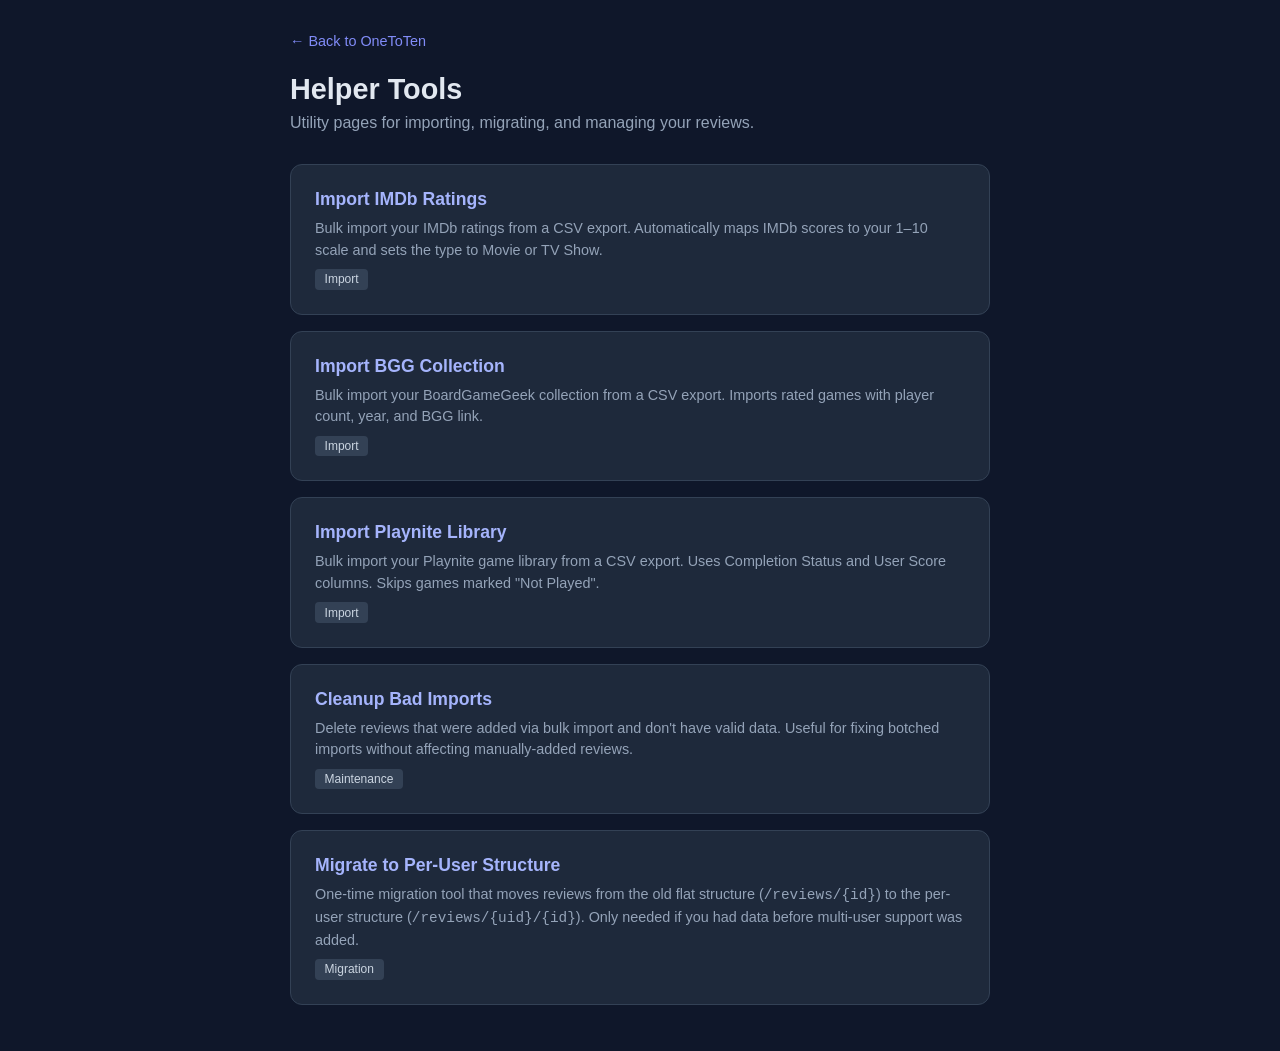
<file: helpers/index.html>
<!DOCTYPE html>
<html lang="en">
<head>
    <meta charset="UTF-8">
    <meta name="viewport" content="width=device-width, initial-scale=1.0">
    <title>OneToTen — Helper Tools</title>
    <style>
        * { margin: 0; padding: 0; box-sizing: border-box; }
        body {
            font-family: 'Inter', -apple-system, BlinkMacSystemFont, sans-serif;
            background: #0f172a;
            color: #e2e8f0;
            min-height: 100vh;
            padding: 2rem;
        }
        .container { max-width: 700px; margin: 0 auto; }
        h1 { font-size: 1.8rem; margin-bottom: 0.5rem; }
        .subtitle { color: #94a3b8; margin-bottom: 2rem; }
        .back-link { color: #818cf8; text-decoration: none; display: inline-block; margin-bottom: 1.5rem; font-size: 0.9rem; }
        .back-link:hover { text-decoration: underline; }
        .card {
            background: #1e293b;
            border: 1px solid #334155;
            border-radius: 12px;
            padding: 1.5rem;
            margin-bottom: 1rem;
            transition: border-color 0.2s;
        }
        .card:hover { border-color: #6366f1; }
        .card h2 { font-size: 1.1rem; margin-bottom: 0.5rem; }
        .card h2 a { color: #a5b4fc; text-decoration: none; }
        .card h2 a:hover { text-decoration: underline; }
        .card p { color: #94a3b8; font-size: 0.9rem; line-height: 1.5; }
        .tag { display: inline-block; background: #334155; color: #cbd5e1; font-size: 0.75rem; padding: 0.2rem 0.6rem; border-radius: 4px; margin-top: 0.5rem; }
    </style>
</head>
<body>
    <div class="container">
        <a class="back-link" href="../">← Back to OneToTen</a>
        <h1>Helper Tools</h1>
        <p class="subtitle">Utility pages for importing, migrating, and managing your reviews.</p>

        <div class="card">
            <h2><a href="../import-imdb.html">Import IMDb Ratings</a></h2>
            <p>Bulk import your IMDb ratings from a CSV export. Automatically maps IMDb scores to your 1–10 scale and sets the type to Movie or TV Show.</p>
            <span class="tag">Import</span>
        </div>

        <div class="card">
            <h2><a href="../import-bgg.html">Import BGG Collection</a></h2>
            <p>Bulk import your BoardGameGeek collection from a CSV export. Imports rated games with player count, year, and BGG link.</p>
            <span class="tag">Import</span>
        </div>

        <div class="card">
            <h2><a href="../import-playnite.html">Import Playnite Library</a></h2>
            <p>Bulk import your Playnite game library from a CSV export. Uses Completion Status and User Score columns. Skips games marked "Not Played".</p>
            <span class="tag">Import</span>
        </div>

        <div class="card">
            <h2><a href="../cleanup-import.html">Cleanup Bad Imports</a></h2>
            <p>Delete reviews that were added via bulk import and don't have valid data. Useful for fixing botched imports without affecting manually-added reviews.</p>
            <span class="tag">Maintenance</span>
        </div>

        <div class="card">
            <h2><a href="../migrate-users.html">Migrate to Per-User Structure</a></h2>
            <p>One-time migration tool that moves reviews from the old flat structure (<code>/reviews/{id}</code>) to the per-user structure (<code>/reviews/{uid}/{id}</code>). Only needed if you had data before multi-user support was added.</p>
            <span class="tag">Migration</span>
        </div>
    </div>
</body>
</html>
</file>
